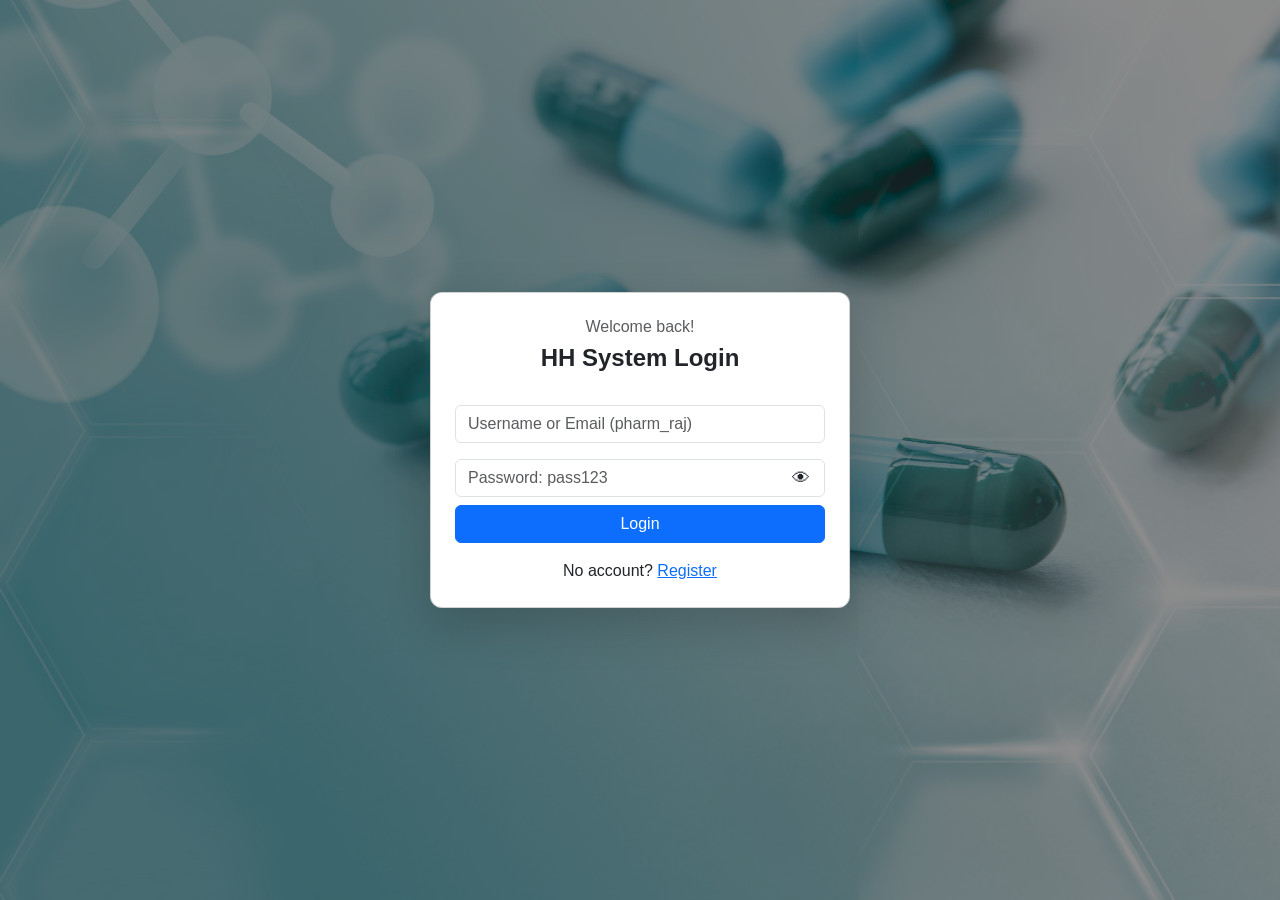
<file: frontend/login.html>
<!DOCTYPE html>
<html lang="en">
<head>
  <meta charset="UTF-8">
  <title>HH System Login</title>
  <meta name="viewport" content="width=device-width, initial-scale=1">

  <!-- Bootstrap -->
  <link href="https://cdn.jsdelivr.net/npm/bootstrap@5.3.2/dist/css/bootstrap.min.css" rel="stylesheet">

  <style>
    body {
      min-height: 100vh;
      font-family: 'Segoe UI', sans-serif;

      /* ✅ LOCAL BACKGROUND IMAGE */
      background:
        linear-gradient(rgba(0,0,0,0.45), rgba(0,0,0,0.45)),
        url("medicine.jpg");
      background-size: cover;
      background-position: center;
      background-repeat: no-repeat;
    }

    .login-card {
      width: 420px;
      border-radius: 12px;
    }

    .password-wrapper {
      position: relative;
    }

    .toggle-eye {
      position: absolute;
      right: 15px;
      top: 50%;
      transform: translateY(-50%);
      cursor: pointer;
      font-size: 18px;
      user-select: none;
    }
  </style>
</head>
  <form action="../backend/login_action.php" method="POST">
      <body class="d-flex justify-content-center align-items-center">

      <div class="card login-card p-4 shadow-lg">

        <!-- Welcome text -->
        <div class="text-center mb-4">
          <h6 class="text-muted">Welcome back!</h6>
          <h4 class="fw-bold">HH System Login</h4>
        </div>

        <!-- Username -->
        <div class="mb-3">
          <input type="text" name="user_id" class="form-control" placeholder="Username or Email (pharm_raj)" required>
        </div>

        <!-- Password -->
        <div class="mb-2 password-wrapper">
          <input type="password" name="password" id="password" class="form-control pe-5" placeholder="Password: pass123">
          <span class="toggle-eye" id="toggleEye">👁</span>
        </div>

        <!-- Login -->
        <button type="submit" class="btn btn-primary w-100 mb-3">Login</button>
  </form>

        <!-- Register -->
        <p class="text-center mb-0">
          No account? <a href="register.html">Register</a>
        </p>
      </div>
  

<script>
const password = document.getElementById("password");
const toggleEye = document.getElementById("toggleEye");

toggleEye.addEventListener("click", () => {
  if (password.type === "password") {
    password.type = "text";
    toggleEye.textContent = "🙈";
  } else {
    password.type = "password";
    toggleEye.textContent = "👁";
  }
});
</script>

</body>
</html>
</file>
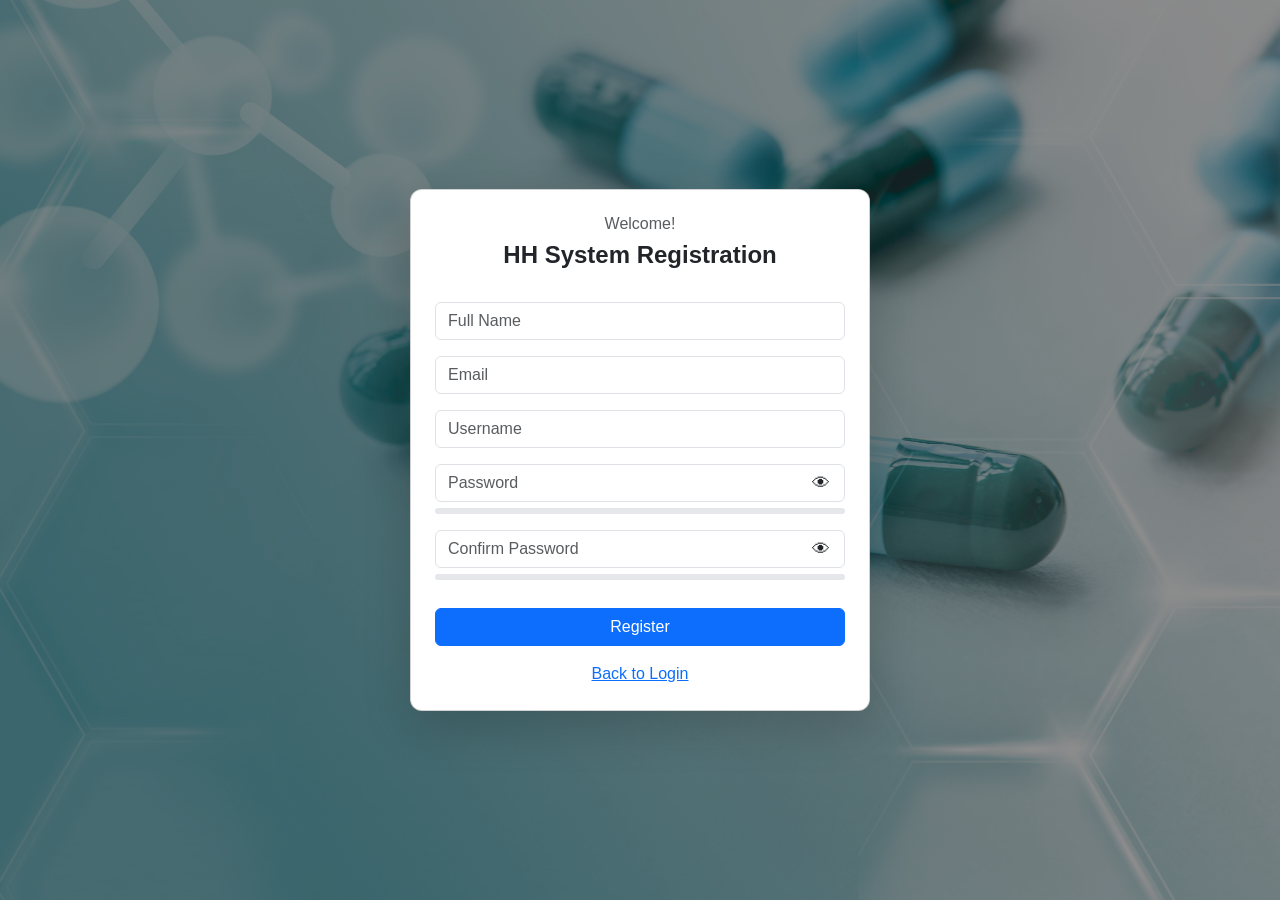
<file: frontend/register.html>
<!DOCTYPE html>
<html lang="en">
<head>
  <meta charset="UTF-8">
  <title>HH System Registration</title>
  <meta name="viewport" content="width=device-width, initial-scale=1">

  <!-- Bootstrap -->
  <link href="https://cdn.jsdelivr.net/npm/bootstrap@5.3.2/dist/css/bootstrap.min.css" rel="stylesheet">

  <style>
    body {
      min-height: 100vh;
      font-family: 'Segoe UI', sans-serif;

      /* ✅ LOCAL BACKGROUND IMAGE */
      background:
        linear-gradient(rgba(0,0,0,0.45), rgba(0,0,0,0.45)),
        url("medicine.jpg");
      background-size: cover;
      background-position: center;
      background-repeat: no-repeat;
    }

    .register-card {
      width: 460px;
      border-radius: 12px;
    }

    .password-wrapper {
      position: relative;
    }

    .toggle-eye {
      position: absolute;
      right: 15px;
      top: 50%;
      transform: translateY(-50%);
      cursor: pointer;
      font-size: 18px;
      user-select: none;
    }

    .strength-bar {
      height: 6px;
      border-radius: 4px;
      margin-top: 6px;
      background-color: #e5e7eb;
      overflow: hidden;
    }

    .strength-bar div {
      height: 100%;
      width: 0%;
      transition: width 0.3s;
    }

    .weak { background-color: #dc2626; width: 33%; }
    .medium { background-color: #f59e0b; width: 66%; }
    .strong { background-color: #16a34a; width: 100%; }

    .strength-text {
      font-size: 0.85rem;
      margin-top: 4px;
    }
  </style>
</head>
<body class="d-flex justify-content-center align-items-center vh-100">

<div class="card register-card p-4 shadow-lg">

  <!-- ✅ WELCOME MESSAGE -->
  <div class="text-center mb-4">
    <h6 class="text-muted">Welcome!</h6>
    <h4 class="fw-bold">HH System Registration</h4>
  </div>

  <!-- Full Name -->
  <form action="../backend/register_action.php" method="POST">
        <div class="mb-3">
          <input type="text" name="name" class="form-control" placeholder="Full Name" required>
        </div>

        <div class="mb-3">
          <input type="email" name="email" class="form-control" placeholder="Email" required>
        </div>

        <div class="mb-3">
          <input type="text" name="username" class="form-control" placeholder="Username" required>
        </div>

        <!-- Password -->
        <div class="password-wrapper">
          <input type="password" name="password" id="password" class="form-control pe-5" placeholder="Password" required>
          <span class="toggle-eye" id="togglePassword">👁</span>
        </div>
        <div class="strength-bar">
          <div id="passwordStrength"></div>
        </div>
        <div class="strength-text" id="passwordText"></div>

        <!-- Confirm Password -->
        <div class="mt-3 password-wrapper">
          <input type="password" name="comfirm_password" id="confirm_password" class="form-control pe-5" placeholder="Confirm Password" required>
          <span class="toggle-eye" id="toggleConfirm">👁</span>
        </div>
        <div class="strength-bar">
          <div id="confirmStrength"></div>
        </div>
        <div class="strength-text" id="confirmText"></div>

        <!-- Register -->
        <button class="btn btn-primary w-100 mt-4 mb-3">
        Register
      </button>
  </form>


  <!-- Back -->
  <p class="text-center mb-0">
    <a href="login.html">Back to Login</a>
  </p>
</div>

<script>
/* Toggle visibility */
function toggleVisibility(inputId, toggleId) {
  const input = document.getElementById(inputId);
  const toggle = document.getElementById(toggleId);

  toggle.addEventListener("click", () => {
    if (input.type === "password") {
      input.type = "text";
      toggle.textContent = "🙈";
    } else {
      input.type = "password";
      toggle.textContent = "👁";
    }
  });
}

toggleVisibility("password", "togglePassword");
toggleVisibility("confirmPassword", "toggleConfirm");

/* Strength checker */
function checkStrength(input, bar, text) {
  input.addEventListener("input", () => {
    const value = input.value;
    let score = 0;

    if (value.length >= 6) score++;
    if (/[A-Z]/.test(value)) score++;
    if (/[0-9]/.test(value)) score++;
    if (/[^A-Za-z0-9]/.test(value)) score++;

    bar.className = "";

    if (value.length === 0) {
      bar.style.width = "0%";
      text.textContent = "";
    } else if (score <= 1) {
      bar.classList.add("weak");
      text.textContent = "Weak password";
      text.style.color = "#dc2626";
    } else if (score <= 3) {
      bar.classList.add("medium");
      text.textContent = "Medium strength password";
      text.style.color = "#f59e0b";
    } else {
      bar.classList.add("strong");
      text.textContent = "Strong password";
      text.style.color = "#16a34a";
    }
  });
}

checkStrength(
  document.getElementById("password"),
  document.getElementById("passwordStrength"),
  document.getElementById("passwordText")
);

checkStrength(
  document.getElementById("confirmPassword"),
  document.getElementById("confirmStrength"),
  document.getElementById("confirmText")
);
</script>

</body>
</html>
</file>
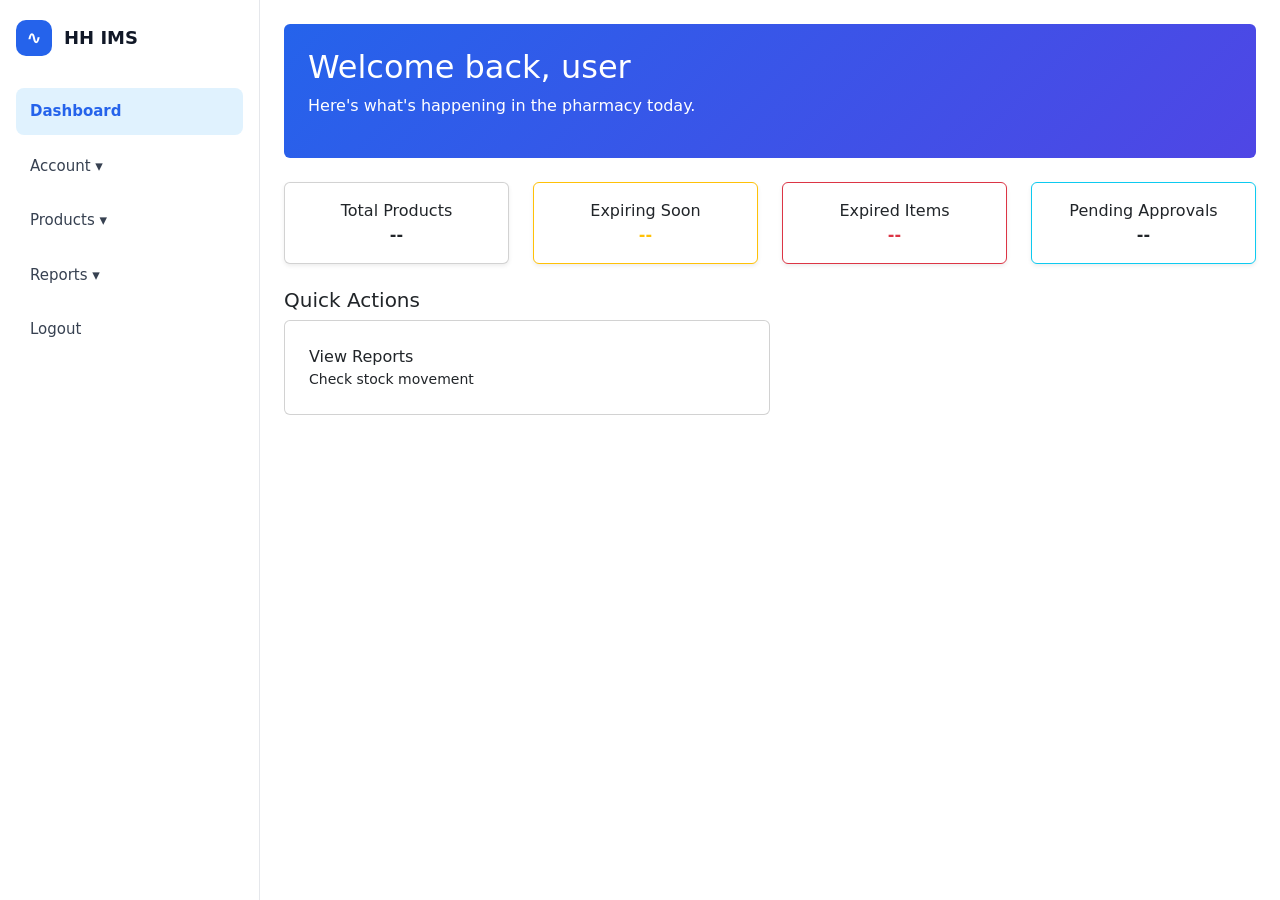
<file: frontend/Manager/dashboard.html>
<!DOCTYPE html>
<html lang="en">
<head>
  <meta charset="UTF-8">
  <title>Dashboard</title>

  <link href="https://cdn.jsdelivr.net/npm/bootstrap@5.3.2/dist/css/bootstrap.min.css" rel="stylesheet">
  <link rel="stylesheet" href="../style.css">
</head>
<body>

<div class="sidebar">
  <h3>HH IMS</h3>

<a href="dashboard.html" class="nav-link">Dashboard</a>

<button class="dropdown-btn">Account ▾</button>
<div class="dropdown-container">
  <a href="account-profile.html" class="nav-link">My Profile</a>
  <a href="account-management.php" class="nav-link">User Management</a>
</div>

<button class="dropdown-btn">Products ▾</button>
<div class="dropdown-container">
  <a href="product-list.php" class="nav-link">Product List</a>
</div>

<button class="dropdown-btn">Reports ▾</button>
<div class="dropdown-container">
  <a href="report-view.html" class="nav-link">View Report</a>
</div>

  <a href="../../backend/logout.php" class="btn btn-danger">Logout</a>
</div>

<div class="content">

  <div class="p-4 mb-4 text-white rounded"
       style="background: linear-gradient(135deg,#2563eb,#4f46e5);">
    <h2>Welcome back, user</h2>
    <p>Here's what's happening in the pharmacy today.</p>
  </div>

 <div class="row mb-4 text-center">
    <div class="col-md-3">
      <div class="card p-3 shadow-sm">Total Products<br><strong id="totalProducts">--</strong></div>
    </div>
    <div class="col-md-3">
      <div class="card p-3 shadow-sm border-warning">Expiring Soon<br><strong id="expiringSoon" class="text-warning">--</strong></div>
    </div>
    <div class="col-md-3">
      <div class="card p-3 shadow-sm border-danger">Expired Items<br><strong id="expiredItems" class="text-danger">--</strong></div>
    </div>
    <div class="col-md-3">
      <div class="card p-3 shadow-sm border-info">Pending Approvals<br><strong id="pendingUsers">--</strong></div>
    </div>
  </div>

  <h5>Quick Actions</h5>
    <div class="col-md-6">
      <a href="report-view.html" class="text-decoration-none">
        <div class="card p-4">View Reports<br><small>Check stock movement</small></div>
      </a>
    </div>
  </div>

</div>

<script>
document.querySelectorAll(".dropdown-btn").forEach(btn => {
  btn.onclick = () => {
    const menu = btn.nextElementSibling;
    menu.style.display = menu.style.display === "block" ? "none" : "block";
  };
});
//fetch data from database
document.addEventListener("DOMContentLoaded", function() {
    fetch('../../backend/Manager/get_count.php')
        .then(res => res.json())
        .then(data => {
            // Log this to your browser console to verify the data is arriving
            console.log("Data received:", data); 

            // Update the HTML using the keys from your JSON
            document.getElementById('totalProducts').textContent = data.totalProducts;
            document.getElementById('expiringSoon').textContent  = data.expiringSoon;
            document.getElementById('expiredItems').textContent   = data.expiredItems;
            document.getElementById('pendingUsers').textContent   = data.pendingUsers;
        })
        .catch(err => {
            console.error("Dashboard error:", err);
        });
});
</script>
</script>

<script>
  // get current file name only
  const currentPage = window.location.pathname.split("/").pop();

  // remove ALL active classes (important)
  document.querySelectorAll(".sidebar .active").forEach(el => {
    el.classList.remove("active");
  });

  // find exact matching link
  document.querySelectorAll(".sidebar a.nav-link").forEach(link => {
    const linkPage = link.getAttribute("href");

    if (linkPage === currentPage) {
      link.classList.add("active");

      // open its dropdown if exists
      const dropdown = link.closest(".dropdown-container");
      if (dropdown) {
        dropdown.style.display = "block";
      }
    }
  });
</script>


</body>
</html>
</file>
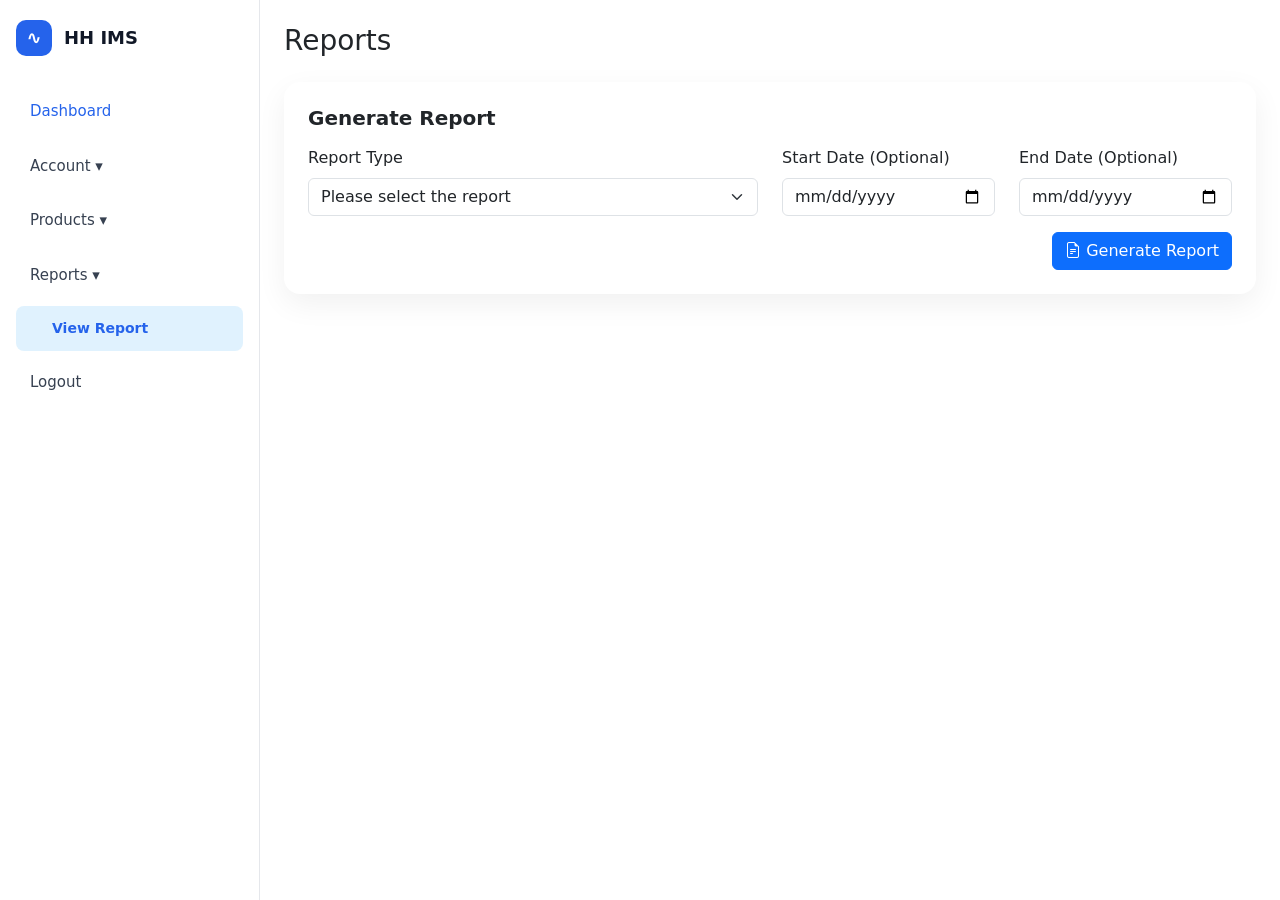
<file: frontend/Manager/report-view.html>
<!DOCTYPE html>
<html lang="en">
<head>
  <meta charset="UTF-8">
  <title>Reports</title>

  <link href="https://cdn.jsdelivr.net/npm/bootstrap@5.3.2/dist/css/bootstrap.min.css" rel="stylesheet">
  <link href="https://cdn.jsdelivr.net/npm/bootstrap-icons/font/bootstrap-icons.css" rel="stylesheet">
  <link rel="stylesheet" href="../style.css">

  <style>
    .report-card {
      background: #ffffff;
      border-radius: 16px;
      padding: 24px;
      box-shadow: 0 10px 30px rgba(0,0,0,0.06);
      margin-bottom: 24px;
    }

    .badge-method {
      background: #f1f5f9;
      padding: 4px 10px;
      border-radius: 12px;
      font-size: 13px;
    }

    .status-ok { color: #16a34a; font-weight: 500; }
    .status-warn { color: #d97706; font-weight: 500; }
    .status-bad { color: #dc2626; font-weight: 500; }

    .report-meta {
      font-size: 14px;
      color: #475569;
      margin-bottom: 12px;
    }

    @media print {
      .sidebar,
      .no-print,
      button,
      .dropdown-btn {
        display: none !important;
      }

      .content {
        margin: 0;
        padding: 0;
      }
    }
  </style>
</head>
<body>

<!-- SIDEBAR -->
<div class="sidebar">
  <h3>HH IMS</h3>

<a href="dashboard.html" class="nav-link">Dashboard</a>

<button class="dropdown-btn">Account ▾</button>
<div class="dropdown-container">
  <a href="account-profile.html" class="nav-link">My Profile</a>
  <a href="account-management.php" class="nav-link">User Management</a>
</div>

<button class="dropdown-btn">Products ▾</button>
<div class="dropdown-container">
  <a href="product-list.php" class="nav-link">Product List</a>
</div>

<button class="dropdown-btn">Reports ▾</button>
<div class="dropdown-container">
  <a href="report-view.html" class="nav-link">View Report</a>
</div>

  <a href="../../backend/logout.php" class="btn btn-danger">Logout</a>
</div>

<!-- CONTENT -->
<div class="content">

  <h3 class="mb-4">Reports</h3>

  <!-- GENERATE REPORT -->
  <div class="report-card no-print">
    <h5 class="fw-bold mb-3">Generate Report</h5>

    <div class="row mb-3">
      <div class="col-md-6">
        <label class="form-label">Report Type</label>
        <select class="form-select" id="reportType">
          <option value="" selected disabled>Please select the report</option>
          <option value="stock">Inventory Stock Report</option>
          <option value="expiry">Expiry Report (Expired & Expiring)</option>
          <option value="disposal">Disposal Report</option>
          <option value="supplier">Supplier-Based Report</option>
        </select>
      </div>

      <div class="col-md-3">
        <label class="form-label">Start Date (Optional)</label>
        <input type="date" class="form-control" id="startDate">
      </div>

      <div class="col-md-3">
        <label class="form-label">End Date (Optional)</label>
        <input type="date" class="form-control" id="endDate">
      </div>
    </div>

    <div class="text-end">
      <button class="btn btn-primary" onclick="generateReport()">
        <i class="bi bi-file-earmark-text"></i> Generate Report
      </button>
    </div>
  </div>

  <!-- REPORT RESULT -->
  <div class="report-card d-none" id="reportResult">
    <h5 class="fw-bold mb-1" id="reportTitle"></h5>
    <div class="report-meta" id="reportDate"></div>

    <table class="table align-middle" id="reportTable"></table>

    <div class="text-end mt-3 no-print">
      <button class="btn btn-outline-primary" onclick="printReport()">
        <i class="bi bi-printer"></i> Print Report
      </button>
    </div>
  </div>

</div>

<script>
function generateReport() {
    const type = document.getElementById("reportType").value;
    const startDate = document.getElementById("startDate").value;
    const endDate = document.getElementById("endDate").value;
    const table = document.getElementById("reportTable");
    const resultDiv = document.getElementById("reportResult");
    const title = document.getElementById("reportTitle");
    const dateMeta = document.getElementById("reportDate"); // Target the div under title

    if (!type) {
        alert("Please select a report type.");
        return;
    }

    // Dynamic Title Update
    const titles = {
        stock: "Inventory Stock Report",
        expiry: "Expiry & Warning Report",
        disposal: "Disposal & SOP Records",
        supplier: "Supplier Inventory Report"
    };
    title.textContent = titles[type];

    // --- NEW: Display Start & End Date under Title ---
    let dateText = "";
    if (startDate && endDate) {
        dateText = `Report Period: <strong>${startDate}</strong> to <strong>${endDate}</strong>`;
    } else if (startDate) {
        dateText = `Report Period: Starting from <strong>${startDate}</strong>`;
    } else if (endDate) {
        dateText = `Report Period: Up to <strong>${endDate}</strong>`;
    } else {
        dateText = "Generated on: " + new Date().toLocaleDateString('en-GB');
    }
    dateMeta.innerHTML = dateText; 
    // ------------------------------------------------

    fetch(`../../backend/Manager/generate_report.php?type=${type}&startDate=${startDate}&endDate=${endDate}`)
        .then(response => response.text())
        .then(data => {
            if (data.trim() === "") {
                table.innerHTML = "<tbody><tr><td colspan='6' class='text-center'>No records found for the selected criteria.</td></tr></tbody>";
            } else {
                table.innerHTML = data;
            }
            resultDiv.classList.remove("d-none");
        })
        .catch(err => alert("Error generating report: " + err));
}

function printReport() {
  if (confirm("Are you sure you want to print this report?")) {
    window.print();
  }
}

document.querySelectorAll(".dropdown-btn").forEach(btn => {
  btn.onclick = () => {
    const menu = btn.nextElementSibling;
    menu.style.display =
      menu.style.display === "block" ? "none" : "block";
  };
});
</script>

<script>
  // get current file name only
  const currentPage = window.location.pathname.split("/").pop();

  // remove ALL active classes (important)
  document.querySelectorAll(".sidebar .active").forEach(el => {
    el.classList.remove("active");
  });

  // find exact matching link
  document.querySelectorAll(".sidebar a.nav-link").forEach(link => {
    const linkPage = link.getAttribute("href");

    if (linkPage === currentPage) {
      link.classList.add("active");

      // open its dropdown if exists
      const dropdown = link.closest(".dropdown-container");
      if (dropdown) {
        dropdown.style.display = "block";
      }
    }
  });
</script>



</body>
</html>
</file>
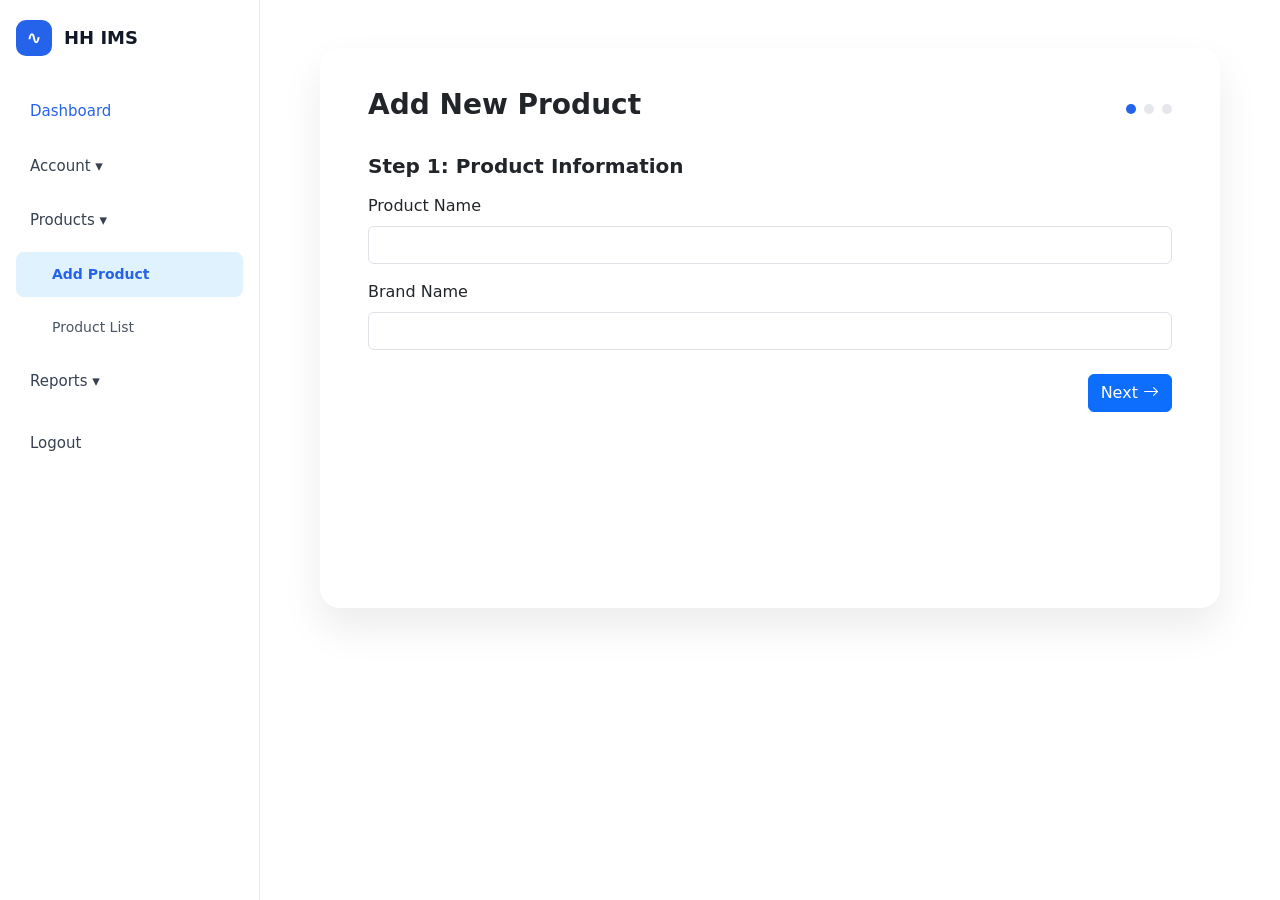
<file: frontend/Pharmacist/add-product.html>
<!DOCTYPE html>
<html lang="en">
<head>
  <meta charset="UTF-8">
  <title>Add Product</title>

  <link href="https://cdn.jsdelivr.net/npm/bootstrap@5.3.2/dist/css/bootstrap.min.css" rel="stylesheet">

  <link href="https://cdn.jsdelivr.net/npm/bootstrap-icons/font/bootstrap-icons.css" rel="stylesheet">

  <link rel="stylesheet" href="../style.css">

  <style>
    .form-card {
      background: #ffffff;
      border-radius: 20px;
      padding: 40px 48px;
      max-width: 900px;
      width: 100%;
      min-height: 560px;
      box-shadow: 0 20px 40px rgba(0,0,0,0.08);
    }

    .steps {
      display: flex;
      gap: 8px;
    }

    .step-dot {
      width: 10px;
      height: 10px;
      border-radius: 50%;
      background: #e5e7eb;
    }

    .step-dot.active {
      background: #2563eb;
    }

    .step {
      display: none;
    }

    .step.active {
      display: block;
    }

    .input-group .btn,
    .input-group .form-control {
      height: 48px;
    }
  </style>
</head>
<body>

<div class="sidebar">
  <h3>HH IMS</h3>

  <a href="dashboard.html" class="nav-link">Dashboard</a>

  <button class="dropdown-btn">Account ▾</button>
  <div class="dropdown-container">
    <a href="account-profile.html" class="nav-link">My Profile</a>
  </div>

  <button class="dropdown-btn">Products ▾</button>
  <div class="dropdown-container">
    <a href="add-product.html" class="nav-link active">Add Product</a>
    <a href="product-list.php" class="nav-link">Product List</a>
  </div>

  <button class="dropdown-btn">Reports ▾</button>
  <div class="dropdown-container">
    <a href="report-view.html" class="nav-link">View Report</a>
  </div>

  <a href="../../backend/logout.php" class="btn btn-danger mt-3">Logout</a>
</div>
<div class="content d-flex justify-content-center align-items-start pt-5">
  <div class="form-card">

    <form id="productForm"
          action="../../backend/Pharmacist/add_product_action.php"
          method="POST"
          onsubmit="return validateForm();">

      <div class="d-flex justify-content-between align-items-center mb-4">
        <h3 class="fw-bold">Add New Product</h3>
        <div class="steps">
          <div class="step-dot active" id="dot1"></div>
          <div class="step-dot" id="dot2"></div>
          <div class="step-dot" id="dot3"></div>
        </div>
      </div>

      <div class="step active" id="step1">
        <h5 class="fw-semibold mb-3">Step 1: Product Information</h5>

        <div class="mb-3">
          <label class="form-label">Product Name</label>
          <input type="text" name="productName" class="form-control" required>
        </div>

        <div class="mb-4">
          <label class="form-label">Brand Name</label>
          <input type="text" name="brandName" class="form-control">
        </div>

        <div class="text-end">
          <button type="button" class="btn btn-primary" onclick="nextStep(2)">
            Next <i class="bi bi-arrow-right"></i>
          </button>
        </div>
      </div>

      <div class="step" id="step2">
        <h5 class="fw-semibold mb-3">Step 2: Batch Details</h5>

        <div class="mb-3">
          <label class="form-label">Batch Number</label>
          <input type="text" name="batchNumber" class="form-control" required>
        </div>

        <div class="row mb-4">
          <div class="col-md-6">
            <label class="form-label">Quantity</label>
            <input
              type="number"
              name="quantity"
              class="form-control"
              value="0"
              min="0"
              step="1"
              onkeypress="return (event.charCode >= 48 && event.charCode <= 57)"
              onpaste="return false"
              oninput="if(this.value < 0) this.value = 0;"
              required
            >
          </div>

          <div class="col-md-6">
            <label class="form-label">Expiry Date</label>
            <input
              type="date"
              name="expiryDate"
              class="form-control"
              id="expiryDate"
              onkeydown="return false" 
              onclick="this.min = new Date().toISOString().split('T')[0]"
              required
            >
          </div>
        </div>

        <div class="d-flex justify-content-between">
          <button type="button" class="btn btn-outline-secondary" onclick="prevStep(1)">Previous</button>
          <button type="button" class="btn btn-primary" onclick="nextStep(3)">
            Next <i class="bi bi-arrow-right"></i>
          </button>
        </div>
      </div>

      <div class="step" id="step3">
        <h5 class="fw-semibold mb-3">Step 3: Supplier</h5>

        <div class="mb-3 position-relative">
          <label class="form-label">Supplier Name</label>
          <div class="input-group">
            <span class="input-group-text"><i class="bi bi-search"></i></span>
            <input type="text" name="supplierName" id="supplierSearch"
                   class="form-control" autocomplete="off" required>
          </div>
          <div id="supplierResults"
               class="list-group position-absolute w-100 shadow-sm"
               style="z-index:1000;"></div>
        </div>

        <div class="row mb-4">
          <div class="col-md-6">
            <label class="form-label">Supplier Email</label>
            <input type="email" name="supplierEmail" id="supEmail" class="form-control">
          </div>
          <div class="col-md-6">
            <label class="form-label">PIC Name</label>
            <input type="text" name="picName" id="picName" class="form-control">
          </div>
        </div>

        <div class="row mb-4">
          <div class="col-md-6">
            <label class="form-label">PIC Phone Number</label>
            <input type="text" name="picPhoneNum" id="picPhone" class="form-control">
          </div>
          <div class="col-md-6">
            <label class="form-label">PIC Email</label>
            <input type="email" name="picEmail" id="picEmail" class="form-control">
          </div>
        </div>

        <div class="d-flex justify-content-between">
          <button type="button" class="btn btn-outline-secondary" onclick="prevStep(2)">Previous</button>
          <button type="submit" class="btn btn-success">Save Product</button>
        </div>
      </div>

    </form>
  </div>
</div>

<script>
function nextStep(step) {
  document.querySelectorAll('.step').forEach(s => s.classList.remove('active'));
  document.getElementById('step' + step).classList.add('active');

  document.querySelectorAll('.step-dot').forEach(d => d.classList.remove('active'));
  document.getElementById('dot' + step).classList.add('active');
}

function prevStep(step) {
  nextStep(step);
}
</script>

<script>
  // Initial safety check on load
  document.addEventListener('DOMContentLoaded', function() {
      const today = new Date().toISOString().split("T")[0];
      const expiryInput = document.getElementById("expiryDate");
      if(expiryInput) {
          expiryInput.setAttribute("min", today);
      }
  });

  function validateForm() {
    const qty = document.querySelector('input[name="quantity"]').value;
    const expiry = document.getElementById("expiryDate").value;
    const today = new Date().toISOString().split("T")[0];

    // Double check on submit just in case
    if (qty < 0) {
      alert("Quantity cannot be less than 0.");
      return false;
    }

    if (expiry < today) {
      alert("Expiry date cannot be in the past.");
      return false;
    }

    return true;
  }
</script>

<script>
document.querySelectorAll(".dropdown-btn").forEach(btn => {
  btn.onclick = () => {
    const menu = btn.nextElementSibling;
    menu.style.display = menu.style.display === "block" ? "none" : "block";
  };
});
</script>


<script>
  // get current file name only
  const currentPage = window.location.pathname.split("/").pop();

  // remove ALL active classes (important)
  document.querySelectorAll(".sidebar .active").forEach(el => {
    el.classList.remove("active");
  });

  // find exact matching link
  document.querySelectorAll(".sidebar a.nav-link").forEach(link => {
    const linkPage = link.getAttribute("href");

    if (linkPage === currentPage) {
      link.classList.add("active");

      // open its dropdown if exists
      const dropdown = link.closest(".dropdown-container");
      if (dropdown) {
        dropdown.style.display = "block";
      }
    }
  });

  //search supplier
const supplierInput = document.getElementById('supplierSearch');
const resultsDiv = document.getElementById('supplierResults');
supplierInput.addEventListener('input', function() {
    const query = this.value;
    if (query.length < 2) {
        resultsDiv.innerHTML = '';
        return;
    }

    fetch(`../../backend/Pharmacist/search_supplier.php?q=${query}`)
        .then(response => response.json())
        .then(data => {
            resultsDiv.innerHTML = '';
            data.forEach(supplier => {
                const item = document.createElement('a');
                item.classList.add('list-group-item', 'list-group-item-action');
                item.textContent = supplier.supplierName;
                item.onclick = () => {
                    // 1. Fill the Supplier Name
                    supplierInput.value = supplier.supplierName;

                    // 2. Fill the Supplier Email (Match id="supEmail")
                    document.getElementById('supEmail').value = supplier.supplierEmail;

                    // 3. Fill the PIC Name (Match id="picName")
                    document.getElementById('picName').value = supplier.picName;

                    // 4. FIX: Use 'picPhone' instead of 'supContact'
                    document.getElementById('picPhone').value = supplier.picPhoneNum;

                    // 5. Fill the PIC Email (Match id="picEmail")
                    document.getElementById('picEmail').value = supplier.picEmail;

                    // Clear the dropdown results
                    resultsDiv.innerHTML = '';
                };
                resultsDiv.appendChild(item);
            });
        });
});
</script>

</body>
</html>
</file>
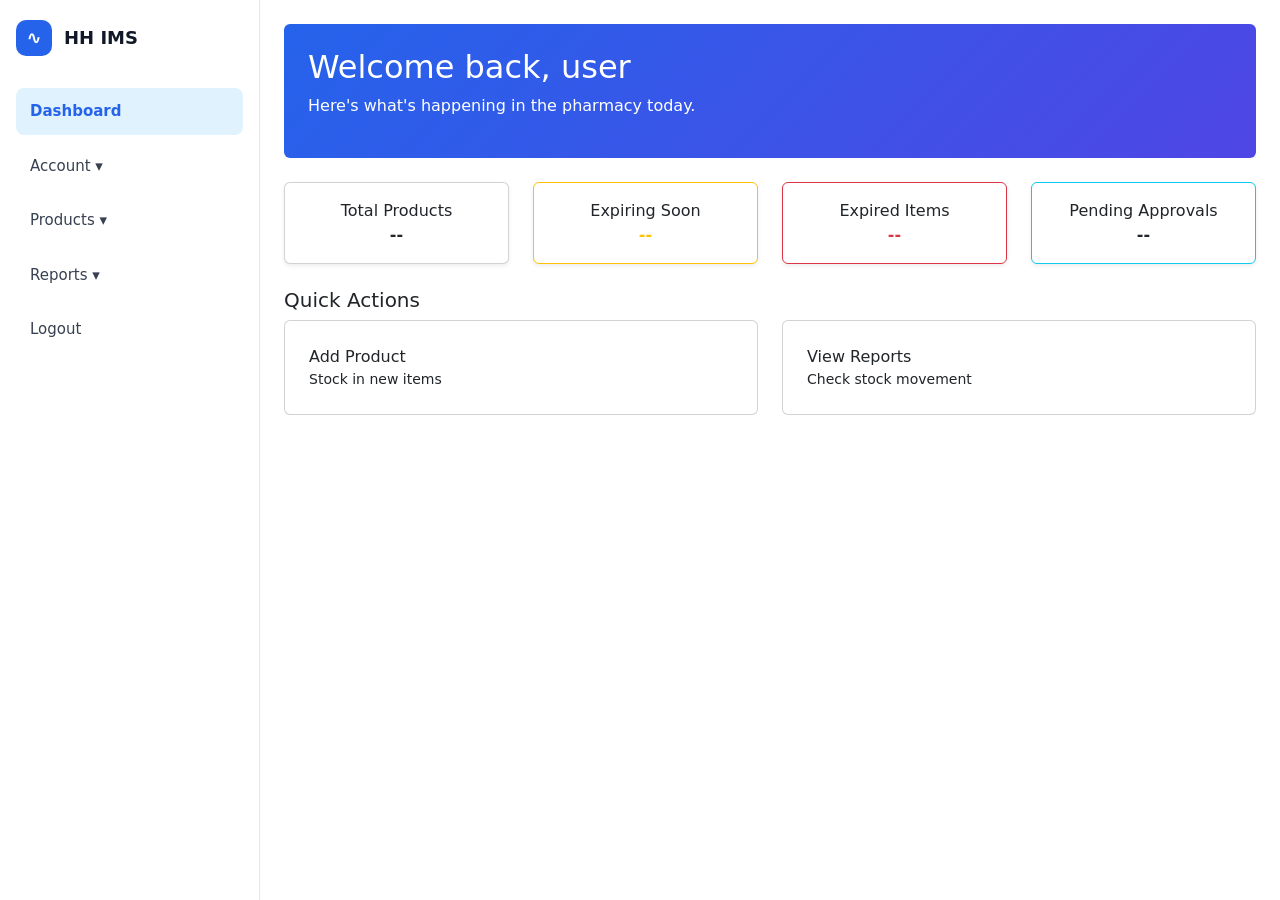
<file: frontend/Pharmacist/dashboard.html>
<!DOCTYPE html>
<html lang="en">
<head>
  <meta charset="UTF-8">
  <title>Dashboard</title>

  <link href="https://cdn.jsdelivr.net/npm/bootstrap@5.3.2/dist/css/bootstrap.min.css" rel="stylesheet">
  <link rel="stylesheet" href="../style.css">
</head>
<body>

<div class="sidebar">
  <h3>HH IMS</h3>

<a href="dashboard.html" class="nav-link">Dashboard</a>

<button class="dropdown-btn">Account ▾</button>
<div class="dropdown-container">
  <a href="account-profile.html" class="nav-link">My Profile</a>
</div>

<button class="dropdown-btn">Products ▾</button>
<div class="dropdown-container">
  <a href="add-product.html" class="nav-link">Add Product</a>
  <a href="product-list.php" class="nav-link">Product List</a>
</div>

<button class="dropdown-btn">Reports ▾</button>
<div class="dropdown-container">
  <a href="report-view.html" class="nav-link">View Report</a>
</div>

  <a href="../../backend/logout.php" class="btn btn-danger">Logout</a>
</div>

<div class="content">

  <div class="p-4 mb-4 text-white rounded"
       style="background: linear-gradient(135deg,#2563eb,#4f46e5);">
    <h2>Welcome back, user</h2>
    <p>Here's what's happening in the pharmacy today.</p>
  </div>

 <div class="row mb-4 text-center">
    <div class="col-md-3">
      <div class="card p-3 shadow-sm">Total Products<br><strong id="totalProducts">--</strong></div>
    </div>
    <div class="col-md-3">
      <div class="card p-3 shadow-sm border-warning">Expiring Soon<br><strong id="expiringSoon" class="text-warning">--</strong></div>
    </div>
    <div class="col-md-3">
      <div class="card p-3 shadow-sm border-danger">Expired Items<br><strong id="expiredItems" class="text-danger">--</strong></div>
    </div>
    <div class="col-md-3">
      <div class="card p-3 shadow-sm border-info">Pending Approvals<br><strong id="pendingUsers">--</strong></div>
    </div>
  </div>

  <h5>Quick Actions</h5>

  <div class="row">
    <div class="col-md-6">
      <a href="add-product.html" class="text-decoration-none">
        <div class="card p-4">Add Product<br><small>Stock in new items</small></div>
      </a>
    </div>
    <div class="col-md-6">
      <a href="report-view.html" class="text-decoration-none">
        <div class="card p-4">View Reports<br><small>Check stock movement</small></div>
      </a>
    </div>
  </div>

</div>

<script>
document.querySelectorAll(".dropdown-btn").forEach(btn => {
  btn.onclick = () => {
    const menu = btn.nextElementSibling;
    menu.style.display = menu.style.display === "block" ? "none" : "block";
  };
});
//fetch data from database
document.addEventListener("DOMContentLoaded", function() {
    fetch('../../backend/Pharmacist/get_count.php')
        .then(res => res.json())
        .then(data => {
            // Log this to your browser console to verify the data is arriving
            console.log("Data received:", data); 

            // Update the HTML using the keys from your JSON
            document.getElementById('totalProducts').textContent = data.totalProducts;
            document.getElementById('expiringSoon').textContent  = data.expiringSoon;
            document.getElementById('expiredItems').textContent   = data.expiredItems;
            document.getElementById('pendingUsers').textContent   = data.pendingUsers;
        })
        .catch(err => {
            console.error("Dashboard error:", err);
        });
});
</script>
</script>

<script>
  // get current file name only
  const currentPage = window.location.pathname.split("/").pop();

  // remove ALL active classes (important)
  document.querySelectorAll(".sidebar .active").forEach(el => {
    el.classList.remove("active");
  });

  // find exact matching link
  document.querySelectorAll(".sidebar a.nav-link").forEach(link => {
    const linkPage = link.getAttribute("href");

    if (linkPage === currentPage) {
      link.classList.add("active");

      // open its dropdown if exists
      const dropdown = link.closest(".dropdown-container");
      if (dropdown) {
        dropdown.style.display = "block";
      }
    }
  });
</script>


</body>
</html>
</file>
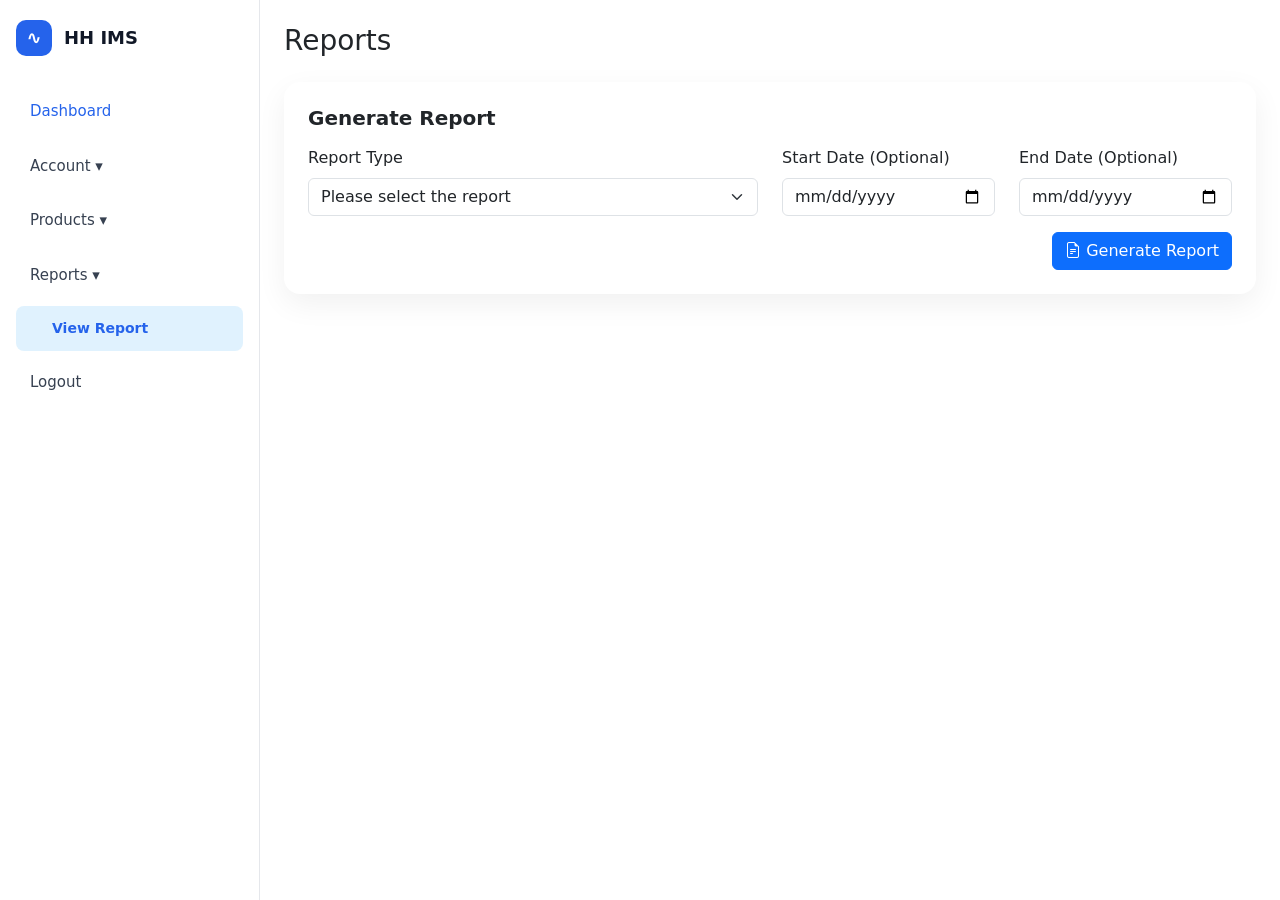
<file: frontend/Pharmacist/report-view.html>
<!DOCTYPE html>
<html lang="en">
<head>
  <meta charset="UTF-8">
  <title>Reports</title>

  <link href="https://cdn.jsdelivr.net/npm/bootstrap@5.3.2/dist/css/bootstrap.min.css" rel="stylesheet">
  <link href="https://cdn.jsdelivr.net/npm/bootstrap-icons/font/bootstrap-icons.css" rel="stylesheet">
  <link rel="stylesheet" href="../style.css">

  <style>
    .report-card {
      background: #ffffff;
      border-radius: 16px;
      padding: 24px;
      box-shadow: 0 10px 30px rgba(0,0,0,0.06);
      margin-bottom: 24px;
    }

    .badge-method {
      background: #f1f5f9;
      padding: 4px 10px;
      border-radius: 12px;
      font-size: 13px;
    }

    .status-ok { color: #16a34a; font-weight: 500; }
    .status-warn { color: #d97706; font-weight: 500; }
    .status-bad { color: #dc2626; font-weight: 500; }

    .report-meta {
      font-size: 14px;
      color: #475569;
      margin-bottom: 12px;
    }

    @media print {
      .sidebar,
      .no-print,
      button,
      .dropdown-btn {
        display: none !important;
      }

      .content {
        margin: 0;
        padding: 0;
      }
    }
  </style>
</head>
<body>

<!-- SIDEBAR -->
<div class="sidebar">
  <h3>HH IMS</h3>

<a href="dashboard.html" class="nav-link">Dashboard</a>

<button class="dropdown-btn">Account ▾</button>
<div class="dropdown-container">
  <a href="account-profile.html" class="nav-link">My Profile</a>
</div>

<button class="dropdown-btn">Products ▾</button>
<div class="dropdown-container">
  <a href="add-product.html" class="nav-link">Add Product</a>
  <a href="product-list.php" class="nav-link">Product List</a>
</div>

<button class="dropdown-btn">Reports ▾</button>
<div class="dropdown-container">
  <a href="report-view.html" class="nav-link">View Report</a>
</div>

  <a href="../../backend/logout.php" class="btn btn-danger">Logout</a>
</div>

<!-- CONTENT -->
<div class="content">

  <h3 class="mb-4">Reports</h3>

  <!-- GENERATE REPORT -->
  <div class="report-card no-print">
    <h5 class="fw-bold mb-3">Generate Report</h5>

    <div class="row mb-3">
      <div class="col-md-6">
        <label class="form-label">Report Type</label>
        <select class="form-select" id="reportType">
          <option value="" selected disabled>Please select the report</option>
          <option value="stock">Inventory Stock Report</option>
          <option value="expiry">Expiry Report (Expired & Expiring)</option>
          <option value="disposal">Disposal Report</option>
          <option value="supplier">Supplier-Based Report</option>
        </select>
      </div>

      <div class="col-md-3">
        <label class="form-label">Start Date (Optional)</label>
        <input type="date" class="form-control" id="startDate">
      </div>

      <div class="col-md-3">
        <label class="form-label">End Date (Optional)</label>
        <input type="date" class="form-control" id="endDate">
      </div>
    </div>

    <div class="text-end">
      <button class="btn btn-primary" onclick="generateReport()">
        <i class="bi bi-file-earmark-text"></i> Generate Report
      </button>
    </div>
  </div>

  <!-- REPORT RESULT -->
  <div class="report-card d-none" id="reportResult">
    <h5 class="fw-bold mb-1" id="reportTitle"></h5>
    <div class="report-meta" id="reportDate"></div>

    <table class="table align-middle" id="reportTable"></table>

    <div class="text-end mt-3 no-print">
      <button class="btn btn-outline-primary" onclick="printReport()">
        <i class="bi bi-printer"></i> Print Report
      </button>
    </div>
  </div>

</div>

<script>
function generateReport() {
    const type = document.getElementById("reportType").value;
    const startDate = document.getElementById("startDate").value;
    const endDate = document.getElementById("endDate").value;
    const table = document.getElementById("reportTable");
    const resultDiv = document.getElementById("reportResult");
    const title = document.getElementById("reportTitle");
    const dateMeta = document.getElementById("reportDate"); // Target the div under title

    if (!type) {
        alert("Please select a report type.");
        return;
    }

    // Dynamic Title Update
    const titles = {
        stock: "Inventory Stock Report",
        expiry: "Expiry & Warning Report",
        disposal: "Disposal & SOP Records",
        supplier: "Supplier Inventory Report"
    };
    title.textContent = titles[type];

    // --- NEW: Display Start & End Date under Title ---
    let dateText = "";
    if (startDate && endDate) {
        dateText = `Report Period: <strong>${startDate}</strong> to <strong>${endDate}</strong>`;
    } else if (startDate) {
        dateText = `Report Period: Starting from <strong>${startDate}</strong>`;
    } else if (endDate) {
        dateText = `Report Period: Up to <strong>${endDate}</strong>`;
    } else {
        dateText = "Generated on: " + new Date().toLocaleDateString('en-GB');
    }
    dateMeta.innerHTML = dateText; 
    // ------------------------------------------------

    fetch(`../../backend/Pharmacist/generate_report.php?type=${type}&startDate=${startDate}&endDate=${endDate}`)
        .then(response => response.text())
        .then(data => {
            if (data.trim() === "") {
                table.innerHTML = "<tbody><tr><td colspan='6' class='text-center'>No records found for the selected criteria.</td></tr></tbody>";
            } else {
                table.innerHTML = data;
            }
            resultDiv.classList.remove("d-none");
        })
        .catch(err => alert("Error generating report: " + err));
}

function printReport() {
  if (confirm("Are you sure you want to print this report?")) {
    window.print();
  }
}

document.querySelectorAll(".dropdown-btn").forEach(btn => {
  btn.onclick = () => {
    const menu = btn.nextElementSibling;
    menu.style.display =
      menu.style.display === "block" ? "none" : "block";
  };
});
</script>

<script>
  // get current file name only
  const currentPage = window.location.pathname.split("/").pop();

  // remove ALL active classes (important)
  document.querySelectorAll(".sidebar .active").forEach(el => {
    el.classList.remove("active");
  });

  // find exact matching link
  document.querySelectorAll(".sidebar a.nav-link").forEach(link => {
    const linkPage = link.getAttribute("href");

    if (linkPage === currentPage) {
      link.classList.add("active");

      // open its dropdown if exists
      const dropdown = link.closest(".dropdown-container");
      if (dropdown) {
        dropdown.style.display = "block";
      }
    }
  });
</script>

</body>
</html>
</file>
<file: frontend/style.css>
/* ===== SIDEBAR CONTAINER ===== */
.sidebar {
  position: fixed;
  left: 0;
  top: 0;
  width: 260px;
  height: 100vh;
  background: #ffffff;
  padding: 20px 16px;
  border-right: 1px solid #e5e7eb;
}

/* ===== TOP SIDE NAV (LOGO AREA) ===== */
.sidebar h3 {
  display: flex;
  align-items: center;
  gap: 12px;

  font-size: 18px;
  font-weight: 700;
  color: #111827;

  margin-bottom: 32px;
}

/* Blue rounded icon BEFORE HH IMS text */
.sidebar h3::before {
  content: "∿"; /* simple pulse-style icon */
  width: 36px;
  height: 36px;

  display: flex;
  align-items: center;
  justify-content: center;

  background: #2563eb;
  color: white;

  border-radius: 10px;
  font-size: 18px;
  font-weight: bold;
}

/* ===== LINKS ===== */
.sidebar a,
.dropdown-btn {
  display: block;
  width: 100%;
  padding: 12px 14px;
  margin-bottom: 8px;

  border-radius: 12px;
  background: none;
  border: none;

  text-align: left;
  text-decoration: none;

  font-size: 15px;
  font-weight: 500;
  color: #374151;

  cursor: pointer;
}

/* Hover */
.sidebar a:hover,
.dropdown-btn:hover {
  background: #f1f5ff;
  color: #2563eb;
}

/* Active dashboard (first link only) */
.sidebar a:first-of-type {
  background: #eef4ff;
  color: #2563eb;
}

/* ===== DROPDOWNS ===== */
.dropdown-container {
  display: none;
  margin-bottom: 8px;
}

.dropdown-container a {
  padding-left: 36px;
  font-size: 14px;
  color: #4b5563;
}

/* ===== CONTENT OFFSET ===== */
.content {
  margin-left: 260px;
  padding: 24px;
}

/* ONLY active page */
.sidebar a.nav-link.active {
  background-color: #e0f2fe;
  color: #2563eb;
  font-weight: 600;
  border-radius: 8px;
}

/* NORMAL links (NO background) */
.sidebar a.nav-link {
  background: transparent;
}
</file>
